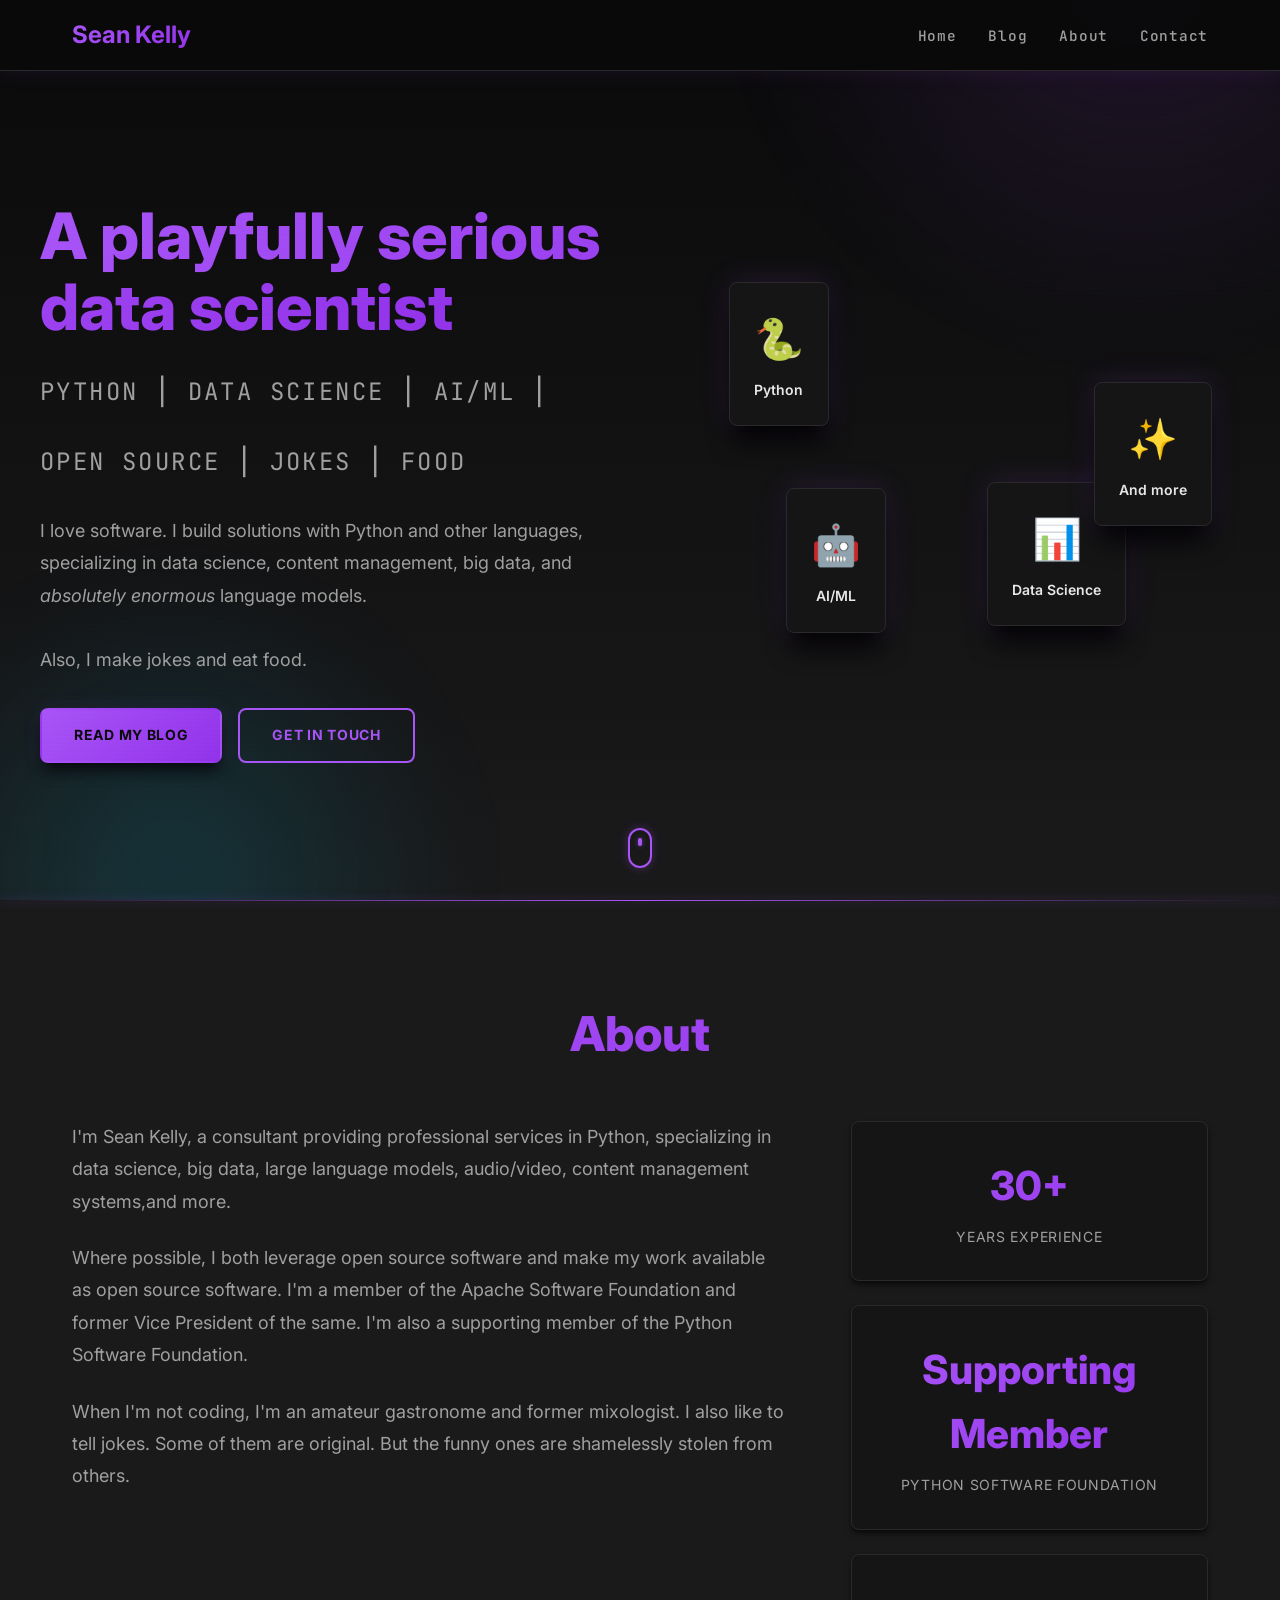
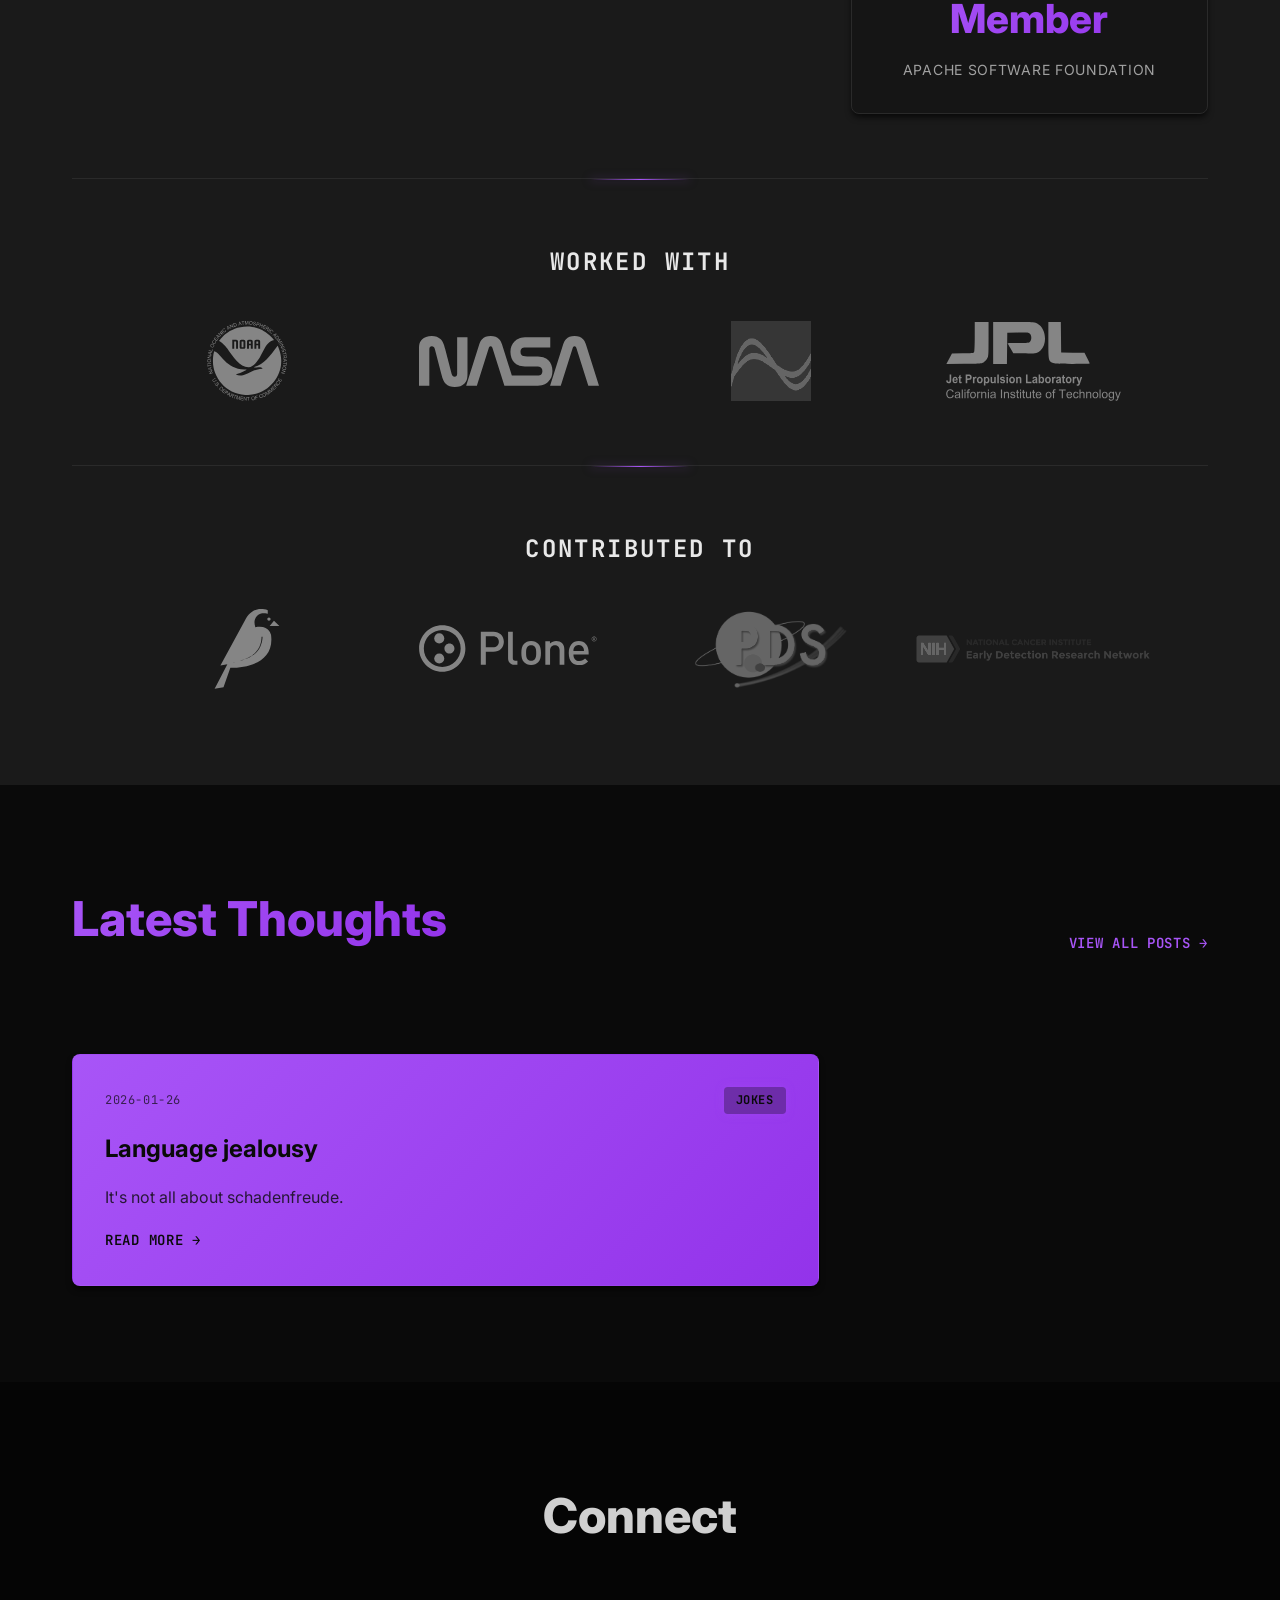
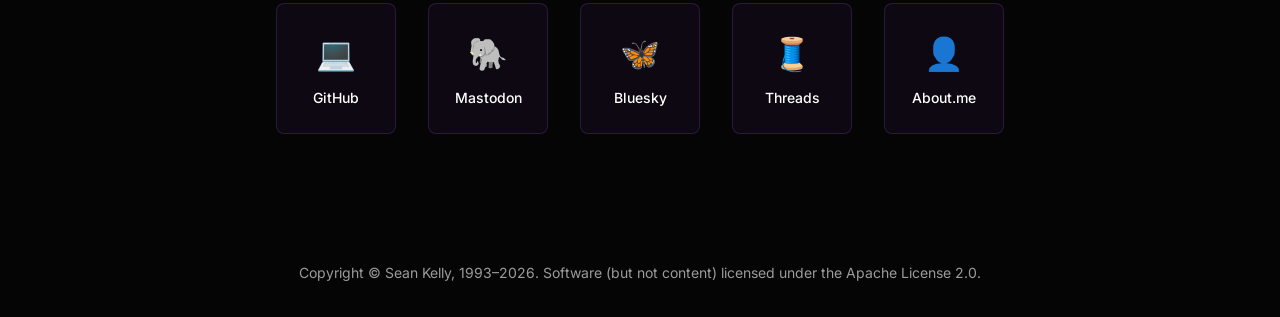
<file: index.html>
<!DOCTYPE html>
<html lang="en">
<head>
    <meta charset="UTF-8">
    <meta name="viewport" content="width=device-width, initial-scale=1.0">
    <title>Sean Kelly │ A playfully serious data scientist</title>
    <meta name="description" content="Sean Kelly — Python, data science, AI/ML, open source software, jokes, food">
    <link rel="stylesheet" href="styles.css">
    <link rel="preconnect" href="https://fonts.googleapis.com">
    <link rel="preconnect" href="https://fonts.gstatic.com" crossorigin>
    <link href="https://fonts.googleapis.com/css2?family=Inter:wght@300;400;500;600;700;800&family=JetBrains+Mono:wght@400;500&display=swap" rel="stylesheet">
</head>
<body>
    <nav class="navbar">
        <div class="nav-container">
            <a href="/" class="nav-logo">Sean Kelly</a>
            <div class="nav-links">
                <a href="/">Home</a>
                <a href="/blog.html">Blog</a>
                <a href="#about">About</a>
                <a href="#contact">Contact</a>
            </div>
        </div>
    </nav>

    <main>
        <!-- Hero Section -->
        <section class="hero">
            <div class="hero-content">
                <div class="hero-text">
                    <h1 class="hero-title">
                        <span class="gradient-text">A playfully serious data scientist</span>
                        <br>
                        <span class="hero-subtitle">Python │ Data Science │ AI/ML │ Open Source │ Jokes │ Food</span>
                    </h1>
                    <p class="hero-description">
                        I love software. I build solutions with Python and other languages,
                        specializing in data science, content management, big data,
                        and <em>absolutely enormous</em> language models.
                    </p>
                    <p class="hero-description">
                        Also, I make jokes and eat food.
                    </p>
                    <div class="hero-cta">
                        <a href="/blog.html" class="btn btn-primary">Read My Blog</a>
                        <a href="#contact" class="btn btn-secondary">Get In Touch</a>
                    </div>
                </div>
                <div class="hero-visual">
                    <div class="floating-card card-1">
                        <div class="card-icon">🐍</div>
                        <div class="card-text">Python</div>
                    </div>
                    <div class="floating-card card-2">
                        <div class="card-icon">📊</div>
                        <div class="card-text">Data Science</div>
                    </div>
                    <div class="floating-card card-3">
                        <div class="card-icon">🤖</div>
                        <div class="card-text">AI/ML</div>
                    </div>
                    <div class="floating-card card-4">
                        <div class="card-icon">✨</div>
                        <div class="card-text">And more</div>
                    </div>
                </div>
            </div>
            <div class="scroll-indicator">
                <div class="mouse"></div>
            </div>
        </section>

        <!-- About Section -->
        <section id="about" class="about">
            <div class="container">
                <h2 class="section-title">About</h2>
                <div class="about-content">
                    <div class="about-text">
                        <p>
                            I'm Sean Kelly, a consultant providing professional services 
                            in Python, specializing in data science, big data, large language models,
                            audio/video, content management systems,and more.
                        </p>
                        <p>
                            Where possible, I both leverage open source software and make my work 
                            available as open source software. I'm a member of the Apache Software 
                            Foundation and former Vice President of the same. I'm also a supporting
                            member of the Python Software Foundation.
                        </p>
                        <p>
                            When I'm not coding, I'm an amateur gastronome and former mixologist.
                            I also like to tell jokes. Some of them are original. But the funny ones
                            are shamelessly stolen from others.
                        </p>
                    </div>
                    <div class="about-stats">
                        <div class="stat-card">
                            <div class="stat-number">30+</div>
                            <div class="stat-label">Years Experience</div>
                        </div>
                        <div class="stat-card">
                            <div class="stat-number">Supporting Member</div>
                            <div class="stat-label">Python Software Foundation</div>
                        </div>
                        <div class="stat-card">
                            <div class="stat-number">Member</div>
                            <div class="stat-label">Apache Software Foundation</div>
                        </div>
                    </div>
                </div>
                
                <!-- Clients Section -->
                <div class="clients-section">
                    <h3 class="clients-title">Worked With</h3>
                    <div class="clients-grid">
                        <div class="client-logo">
                            <a href="https://www.noaa.gov/" target="_blank" rel="noopener noreferrer" class="client-logo-link">
                                <img src="images/logos/noaa.svg" alt="NOAA" onerror="this.style.display='none'; this.nextElementSibling.style.display='flex';">
                                <div class="client-logo-fallback" style="display: none;">NOAA</div>
                            </a>
                        </div>
                        <div class="client-logo">
                            <a href="https://www.nasa.gov/" target="_blank" rel="noopener noreferrer" class="client-logo-link">
                                <img src="images/logos/nasa.svg" alt="NASA" onerror="this.style.display='none'; this.nextElementSibling.style.display='flex';">
                                <div class="client-logo-fallback" style="display: none;">NASA</div>
                            </a>
                        </div>
                        <div class="client-logo">
                            <a href="https://www.whiterivercomputing.com/" target="_blank" rel="noopener noreferrer" class="client-logo-link">
                                <img src="images/logos/white-river.png" alt="White River" onerror="this.style.display='none'; this.nextElementSibling.style.display='flex';">
                                <div class="client-logo-fallback" style="display: none;">White River</div>
                            </a>
                        </div>
                        <div class="client-logo">
                            <a href="https://www.jpl.nasa.gov/" target="_blank" rel="noopener noreferrer" class="client-logo-link">
                                <img src="images/logos/jpl.svg" alt="JPL" onerror="this.style.display='none'; this.nextElementSibling.style.display='flex';">
                                <div class="client-logo-fallback" style="display: none;">JPL</div>
                            </a>
                        </div>
                    </div>
                </div>
                
                <!-- Contributions Section -->
                <div class="clients-section">
                    <h3 class="clients-title">Contributed To</h3>
                    <div class="clients-grid">
                        <div class="client-logo">
                            <a href="https://wagtail.org/" target="_blank" rel="noopener noreferrer" class="client-logo-link">
                                <img src="images/logos/wagtail.svg" alt="Wagtail" onerror="this.style.display='none'; this.nextElementSibling.style.display='flex';">
                                <div class="client-logo-fallback" style="display: none;">Wagtail</div>
                            </a>
                        </div>
                        <div class="client-logo">
                            <a href="https://plone.org/" target="_blank" rel="noopener noreferrer" class="client-logo-link">
                                <img src="images/logos/plone.svg" alt="Plone"
                                    onerror="this.style.display='none'; this.nextElementSibling.style.display='flex';">
                                <div class="client-logo-fallback" style="display: none;">Plone</div>
                            </a>
                        </div>
                        <div class="client-logo">
                            <a href="https://pds.nasa.gov/" target="_blank" rel="noopener noreferrer" class="client-logo-link">
                                <img src="images/logos/pds.png" alt="Planetary Data System"
                                    onerror="this.style.display='none'; this.nextElementSibling.style.display='flex';">
                                <div class="client-logo-fallback" style="display: none;">PDS</div>
                            </a>
                        </div>
                        <div class="client-logo">
                            <a href="https://edrn.cancer.gov" target="_blank" rel="noopener noreferrer" class="client-logo-link">
                                <img src="images/logos/edrn.png" alt="Early Detection Research Network" onerror="this.style.display='none'; this.nextElementSibling.style.display='flex';">
                                <div class="client-logo-fallback" style="display: none;">EDRN</div>
                            </a>
                        </div>

                    </div>
                </div>
            </div>
        </section>

        <!-- Latest Blog Posts Preview -->
        <section class="blog-preview">
            <div class="container">
                <div class="section-header">
                    <h2 class="section-title">Latest Thoughts</h2>
                    <a href="/blog.html" class="view-all">View All Posts →</a>
                </div>
                <div class="blog-grid" id="blog-preview">
                    <!-- Blog posts will be dynamically loaded or statically added -->
                    <div class="blog-card featured">
                        <div class="blog-card-header">
                            <span class="blog-date">2026-01-26</span>
                            <span class="blog-tag">jokes</span>
                        </div>
                        <h3 class="blog-title">Language jealousy</h3>
                        <p class="blog-excerpt">
                            It's not all about schadenfreude.
                        </p>
                        <a href="posts/schadenfreude.html" class="blog-link">Read More →</a>
                    </div>
                </div>
            </div>
        </section>

        <!-- Contact Section -->
        <section id="contact" class="contact">
            <div class="container">
                <h2 class="section-title">Connect</h2>
                <div class="social-links">
                    <!-- Elon no
                    <a href="https://twitter.com/nutjob4life" class="social-link" target="_blank">
                        <span class="social-icon">𝕏</span>
                        <span class="social-label">Twitter</span>
                    </a>
                    -->
                    <a href="https://github.com/nutjob4life" class="social-link" target="_blank" rel="noopener noreferrer">
                        <span class="social-icon">💻</span>
                        <span class="social-label">GitHub</span>
                    </a>
                    <a href="https://fosstodon.org/@nutjob4life" class="social-link" rel="me noopener noreferrer" target="_blank">
                        <span class="social-icon">🐘</span>
                        <span class="social-label">Mastodon</span>
                    </a>
                    <a href="https://bsky.app/profile/seankelly.biz" class="social-link" target="_blank" rel="noopener noreferrer">
                        <span class="social-icon">🦋</span>
                        <span class="social-label">Bluesky</span>
                    </a>
                    <a href="https://www.threads.net/@nutjob4life" class="social-link" target="_blank" rel="noopener noreferrer">
                        <span class="social-icon">🧵</span>
                        <span class="social-label">Threads</span>
                    </a>
                    <a href="https://about.me/sean.c.kelly" class="social-link" target="_blank" rel="noopener noreferrer">
                        <span class="social-icon">👤</span>
                        <span class="social-label">About.me</span>
                    </a>
                </div>
            </div>
        </section>
    </main>

    <footer class="footer">
        <div class="container">
            <p>Copyright © Sean Kelly, 1993–2026. Software (but not content) licensed under the Apache License 2.0.</p>
        </div>
    </footer>

    <script src="script.js"></script>
</body>
</html>
</file>
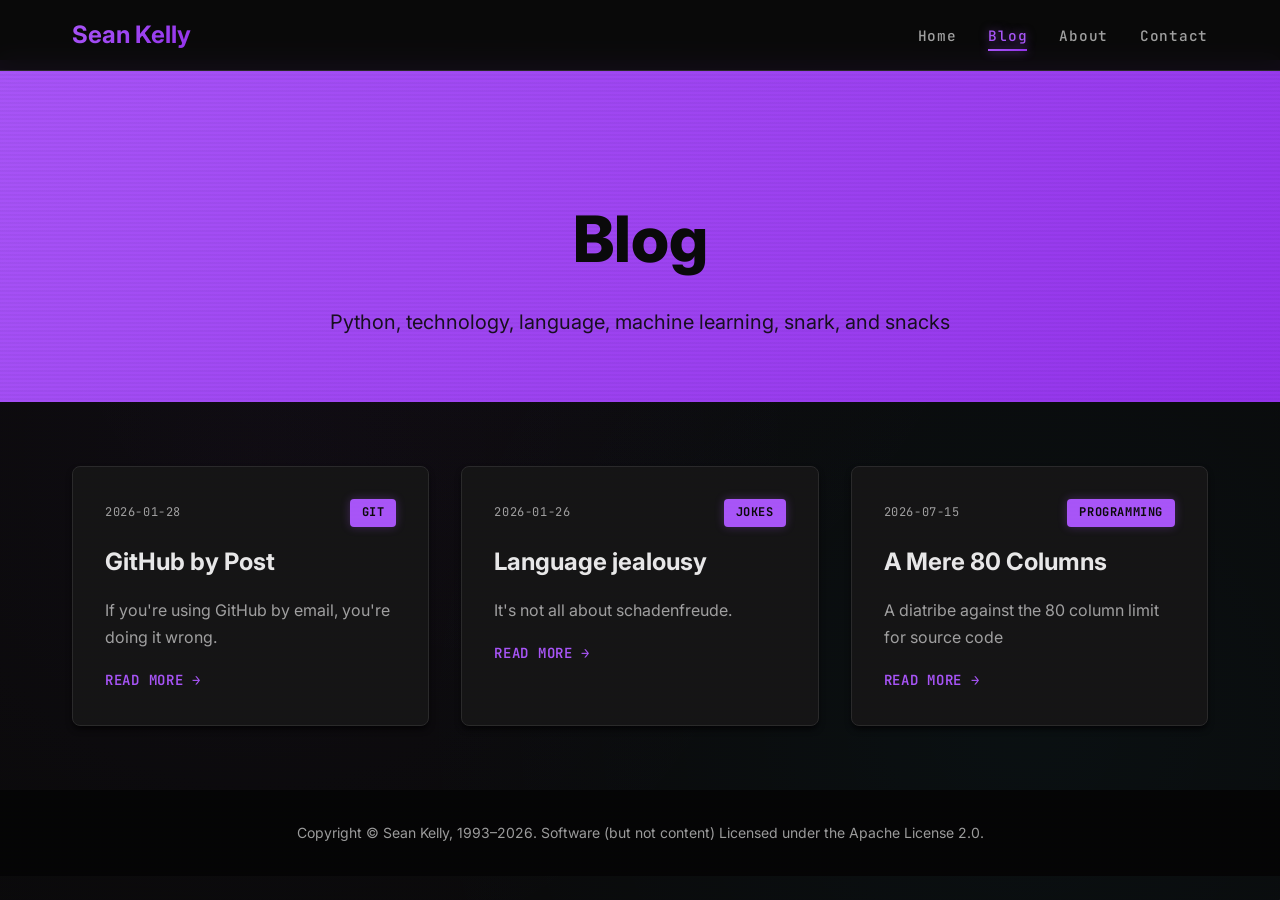
<file: blog.html>
<!DOCTYPE html>
<html lang="en">
<head>
    <meta charset="UTF-8">
    <meta name="viewport" content="width=device-width, initial-scale=1.0">
    <title>Blog | Sean Kelly</title>
    <meta name="description" content="Blog posts by Sean Kelly on Python, data science, AI/ML, open source, and technology.">
    <!-- Prefer revalidation; GitHub Pages still sends Cache-Control: max-age=600 over HTTP, which takes precedence. -->
    <meta http-equiv="Cache-Control" content="max-age=0, must-revalidate">
    <meta http-equiv="Pragma" content="no-cache">
    <meta http-equiv="Expires" content="0">
    <link rel="stylesheet" href="styles.css">
    <link rel="preconnect" href="https://fonts.googleapis.com">
    <link rel="preconnect" href="https://fonts.gstatic.com" crossorigin>
    <link href="https://fonts.googleapis.com/css2?family=Inter:wght@300;400;500;600;700;800&family=JetBrains+Mono:wght@400;500&display=swap" rel="stylesheet">
</head>
<body>
    <nav class="navbar">
        <div class="nav-container">
            <a href="/" class="nav-logo">Sean Kelly</a>
            <div class="nav-links">
                <a href="/">Home</a>
                <a href="/blog.html" class="active">Blog</a>
                <a href="/#about">About</a>
                <a href="/#contact">Contact</a>
            </div>
        </div>
    </nav>

    <main>
        <section class="blog-header">
            <div class="container">
                <h1 class="page-title">Blog</h1>
                <p class="page-subtitle">Python, technology, language, machine learning, snark, and snacks</p>
            </div>
        </section>

        <section class="blog-list">
            <div class="container">
                <div class="blog-grid" id="blog-list">
                    <!-- Blog posts will be added here -->

                    <!-- recipe formatting: there has to be a better way -->

                    <article class="blog-card">
                        <div class="blog-card-header">
                            <span class="blog-date">2026-01-28</span>
                            <span class="blog-tag">git</span>
                        </div>
                        <h2 class="blog-title">GitHub by Post</h2>
                        <p class="blog-excerpt">
                            If you're using GitHub by email, you're doing it wrong.
                        </p>
                        <a href="posts/github-by-post.html" class="blog-link">Read More →</a>
                    </article>

                    <article class="blog-card">
                        <div class="blog-card-header">
                            <span class="blog-date">2026-01-26</span>
                            <span class="blog-tag">jokes</span>
                        </div>
                        <h2 class="blog-title">Language jealousy</h2>
                        <p class="blog-excerpt">
                            It's not all about schadenfreude.
                        </p>
                        <a href="posts/schadenfreude.html" class="blog-link">Read More →</a>
                    </article>

                    <article class="blog-card">
                        <div class="blog-card-header">
                            <span class="blog-date">2026-07-15</span>
                            <span class="blog-tag">programming</span>
                        </div>
                        <h2 class="blog-title">A Mere 80 Columns</h2>
                        <p class="blog-excerpt">
                            A diatribe against the 80 column limit for source code
                        </p>
                        <a href="posts/80.html" class="blog-link">Read More →</a>
                    </article>
                    
                    <!-- Add more blog posts here as you write them -->

                    <!-- Example template:
                    <article class="blog-card">
                        <div class="blog-card-header">
                            <span class="blog-date">Date</span>
                            <span class="blog-tag">Category</span>
                        </div>
                        <h2 class="blog-title">Post Title</h2>
                        <p class="blog-excerpt">Post excerpt...</p>
                        <a href="posts/post-slug.html" class="blog-link">Read More →</a>
                    </article>
                    -->
                </div>
            </div>
        </section>
    </main>

    <footer class="footer">
        <div class="container">
            <p>Copyright © Sean Kelly, 1993–2026. Software (but not content) Licensed under the Apache License 2.0.</p>
        </div>
    </footer>

    <script src="script.js"></script>
</body>
</html>
</file>
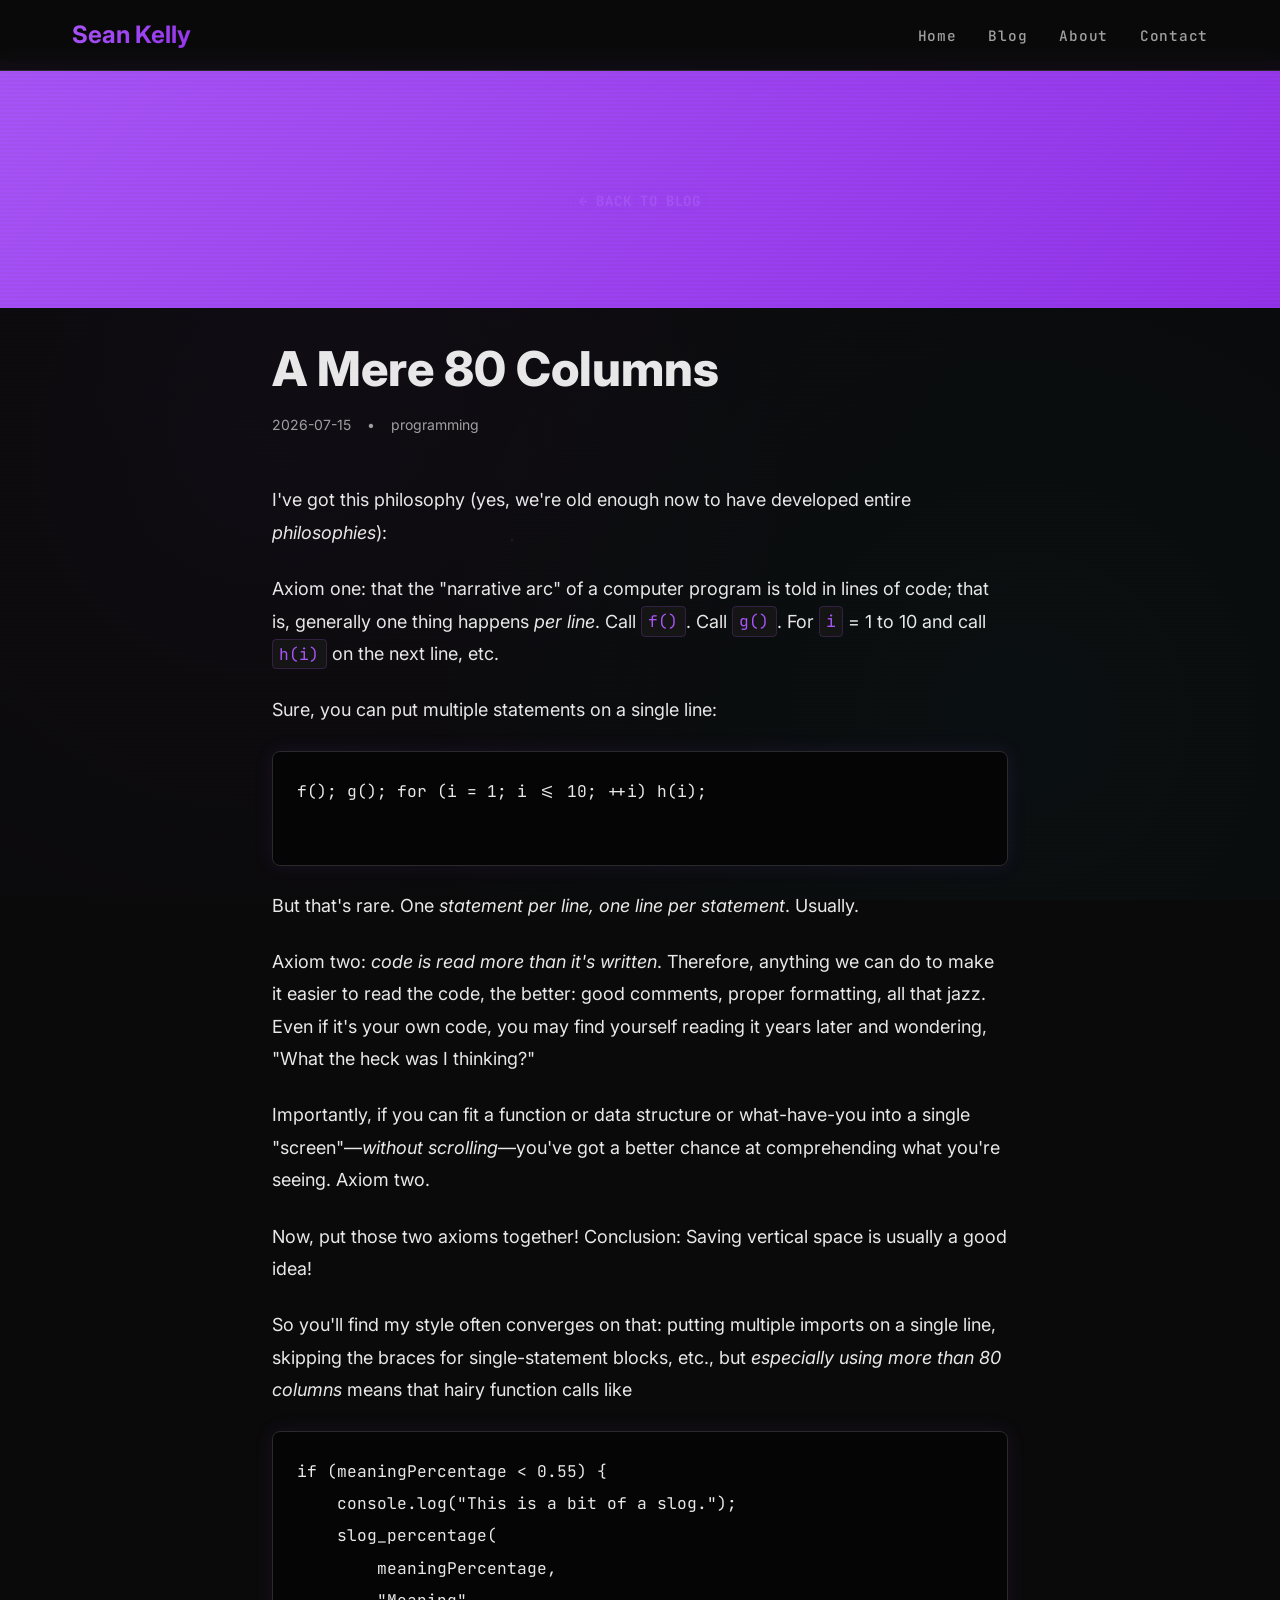
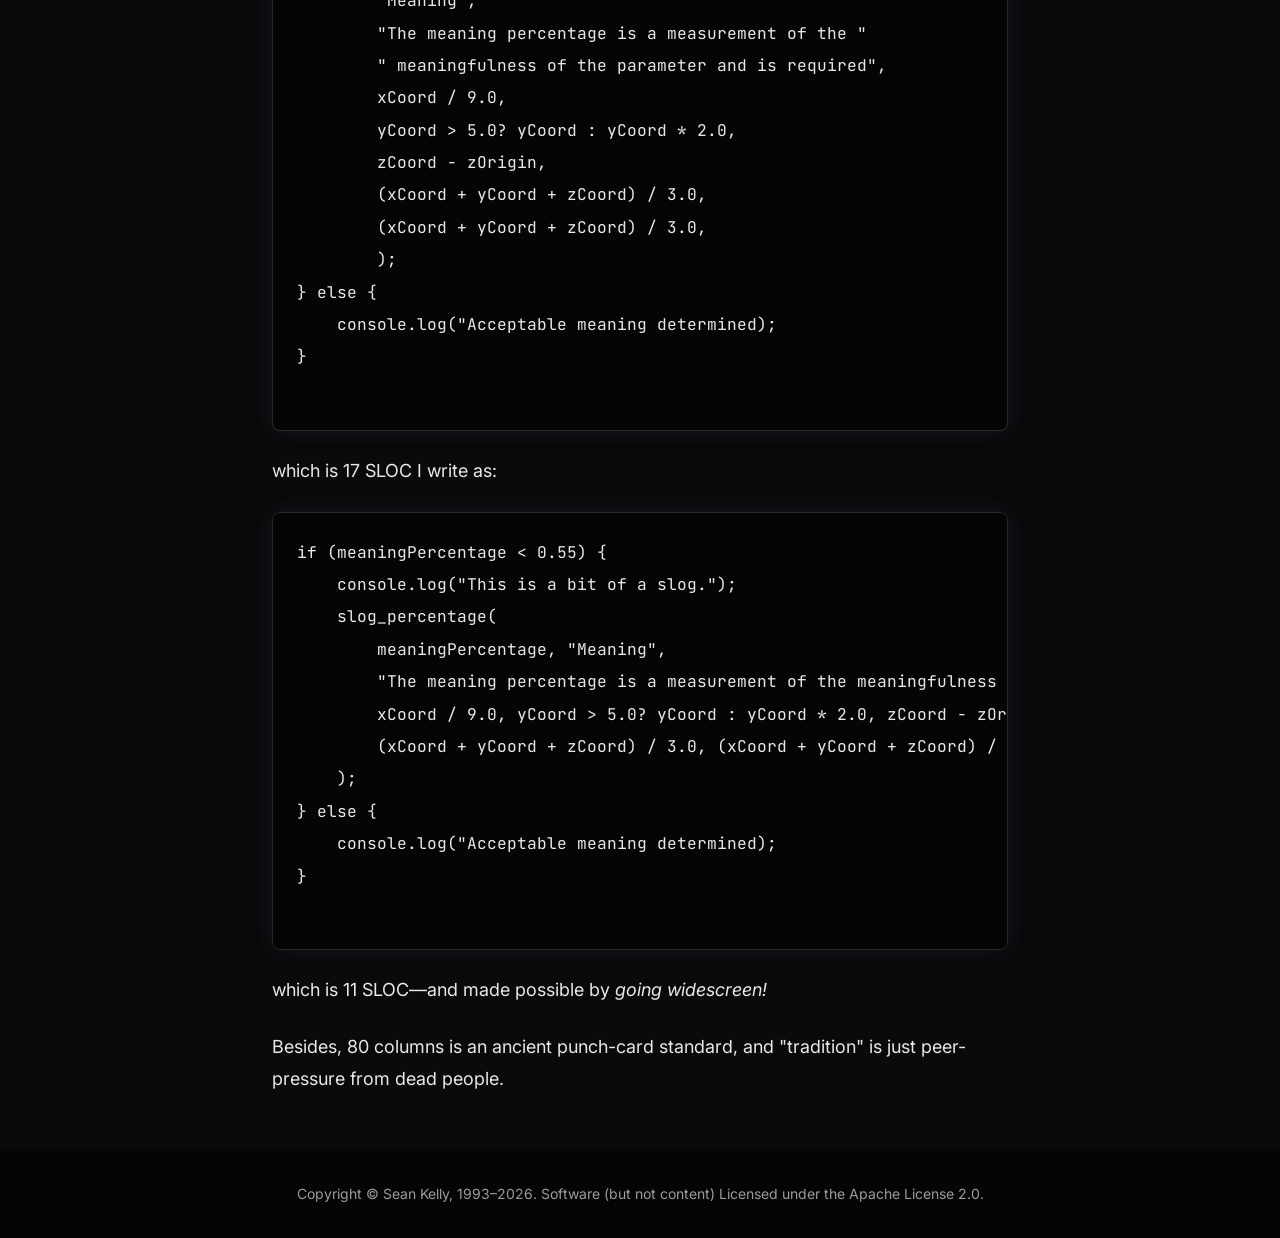
<file: posts/80.html>
<!DOCTYPE html>
<html lang="en">
<head>
    <meta charset="UTF-8">
    <meta name="viewport" content="width=device-width, initial-scale=1.0">
    <title>A Mere 80 Columns | Sean Kelly</title>
    <meta name="description" content="A diatribe against the 80 column limit for source code">
    <link rel="stylesheet" href="../styles.css">
    <link rel="preconnect" href="https://fonts.googleapis.com">
    <link rel="preconnect" href="https://fonts.gstatic.com" crossorigin>
    <link href="https://fonts.googleapis.com/css2?family=Inter:wght@300;400;500;600;700;800&family=JetBrains+Mono:wght@400;500&display=swap" rel="stylesheet">
    <style>
        .post-content {
            max-width: 800px;
            margin: 0 auto;
            padding: 2rem;
        }
        .post-header {
            margin-bottom: 3rem;
        }
        .post-title {
            font-size: clamp(2rem, 4vw, 3rem);
            font-weight: 800;
            margin-bottom: 1rem;
            line-height: 1.2;
        }
        .post-meta {
            display: flex;
            gap: 1rem;
            color: var(--text-secondary);
            font-size: 0.875rem;
            margin-bottom: 2rem;
        }
        .post-body {
            font-size: 1.125rem;
            line-height: 1.8;
            color: var(--text-primary);
        }
        .post-body h2 {
            font-size: 2rem;
            font-weight: 700;
            margin: 2rem 0 1rem;
            color: var(--text-primary);
        }
        .post-body h3 {
            font-size: 1.5rem;
            font-weight: 600;
            margin: 1.5rem 0 0.75rem;
        }
        .post-body p {
            margin-bottom: 1.5rem;
        }
        .post-body code {
            background: var(--bg-card);
            color: var(--primary-color);
            padding: 0.2rem 0.4rem;
            border-radius: 0.25rem;
            font-family: 'JetBrains Mono', monospace;
            font-size: 0.9em;
            border: 1px solid rgba(168, 85, 247, 0.2);
        }
        .post-body pre {
            background: var(--bg-dark);
            color: var(--text-primary);
            padding: 1.5rem;
            border-radius: 0.5rem;
            overflow-x: auto;
            margin: 1.5rem 0;
            border: 1px solid var(--border-color);
            box-shadow: 0 0 20px rgba(168, 85, 247, 0.1);
        }
        .post-body pre code {
            background: transparent;
            padding: 0;
            color: inherit;
            border: none;
        }
        .post-body a {
            color: var(--primary-color);
            text-decoration: none;
            border-bottom: 2px solid transparent;
            transition: all 0.3s ease;
        }
        .post-body a:hover {
            border-bottom-color: var(--primary-color);
            text-shadow: 0 0 10px rgba(168, 85, 247, 0.5);
        }
        .back-link {
            color: var(--primary-color);
            text-shadow: 0 0 10px rgba(168, 85, 247, 0.3);
        }
        .post-body ul, .post-body ol {
            margin: 1.5rem 0;
            padding-left: 2rem;
        }
        .post-body li {
            margin-bottom: 0.5rem;
        }
        .back-link {
            display: inline-block;
            margin-bottom: 2rem;
            color: var(--primary-color);
            text-decoration: none;
            font-weight: 600;
            transition: all 0.3s ease;
            font-family: 'JetBrains Mono', monospace;
            text-transform: uppercase;
            letter-spacing: 0.05em;
            font-size: 0.875rem;
        }
        .back-link:hover {
            transform: translateX(-5px);
            text-shadow: 0 0 10px rgba(168, 85, 247, 0.5);
        }
    </style>
</head>
<body>
    <nav class="navbar">
        <div class="nav-container">
            <a href="/" class="nav-logo">Sean Kelly</a>
            <div class="nav-links">
                <a href="/">Home</a>
                <a href="/blog.html">Blog</a>
                <a href="/#about">About</a>
                <a href="/#contact">Contact</a>
            </div>
        </div>
    </nav>

    <main>
        <section class="blog-header">
            <div class="container">
                <a href="/blog.html" class="back-link">← Back to Blog</a>
            </div>
        </section>

        <article class="post-content">
            <div class="post-header">
                <h1 class="post-title">A Mere 80 Columns</h1>
                <div class="post-meta">
                    <span>2026-07-15</span>
                    <span>•</span>
                    <span>programming</span>
                </div>
            </div>
            <div class="post-body">

                <p dir="auto">I've got this philosophy (yes, we're old enough now to have developed entire <em>philosophies</em>):</p>
                <p dir="auto">Axiom one: that the "narrative arc" of a computer program is told in lines of code; that is, generally one
                    thing happens <em>per line</em>. Call <code>f()</code>. Call <code>g()</code>. For <code>i</code> = 1 to 10 and call
                    <code>h(i)</code> on the next line, etc.</p>
                <p dir="auto">Sure, you can put multiple statements on a single line:</p>
                <pre><code>f(); g(); for (i = 1; i &lt;= 10; ++i) h(i);
                </code></pre>
                <p dir="auto">But that's rare. One <em>statement per line, one line per statement</em>. Usually.</p>
                <p dir="auto">Axiom two: <em>code is read more than it's written</em>. Therefore, anything we can do to make it easier
                    to read the code, the better: good comments, proper formatting, all that jazz. Even if it's your own code, you may
                    find yourself reading it years later and wondering, "What the heck was I thinking?"</p>
                <p dir="auto">Importantly, if you can fit a function or data structure or what-have-you into a single
                    "screen"—<em>without scrolling</em>—you've got a better chance at comprehending what you're seeing. Axiom two.</p>
                <p dir="auto">Now, put those two axioms together! Conclusion: Saving vertical space is usually a good idea!</p>
                <p dir="auto">So you'll find my style often converges on that: putting multiple imports on a single line, skipping the
                    braces for single-statement blocks, etc., but <em>especially using more than 80 columns</em> means that hairy
                    function calls like</p>
                <pre><code>if (meaningPercentage &lt; 0.55) {
    console.log("This is a bit of a slog.");
    slog_percentage(
        meaningPercentage,
        "Meaning",
        "The meaning percentage is a measurement of the "
        " meaningfulness of the parameter and is required",
        xCoord / 9.0,
        yCoord &gt; 5.0? yCoord : yCoord * 2.0,
        zCoord - zOrigin,
        (xCoord + yCoord + zCoord) / 3.0,
        (xCoord + yCoord + zCoord) / 3.0,
        );
} else {
    console.log("Acceptable meaning determined);
}
                </code></pre>
                <p dir="auto">which is 17 SLOC I write as:</p>
                <pre><code>if (meaningPercentage &lt; 0.55) {
    console.log("This is a bit of a slog.");
    slog_percentage(
        meaningPercentage, "Meaning",
        "The meaning percentage is a measurement of the meaningfulness of the parameter and is required",
        xCoord / 9.0, yCoord &gt; 5.0? yCoord : yCoord * 2.0, zCoord - zOrigin,
        (xCoord + yCoord + zCoord) / 3.0, (xCoord + yCoord + zCoord) / 3.0,
    );
} else {
    console.log("Acceptable meaning determined);
}
                </code></pre>
                <p dir="auto">which is 11 SLOC—and made possible by <em>going widescreen!</em></p>
                <p dir="auto">Besides, 80 columns is an ancient punch-card standard, and "tradition" is just peer-pressure from dead
                    people.</p>

            </div>
        </article>
    </main>

    <footer class="footer">
        <div class="container">
            <p>Copyright © Sean Kelly, 1993–2026. Software (but not content) Licensed under the Apache License 2.0.</p>
        </div>
    </footer>

    <script src="../script.js"></script>
</body>
</html>
</file>
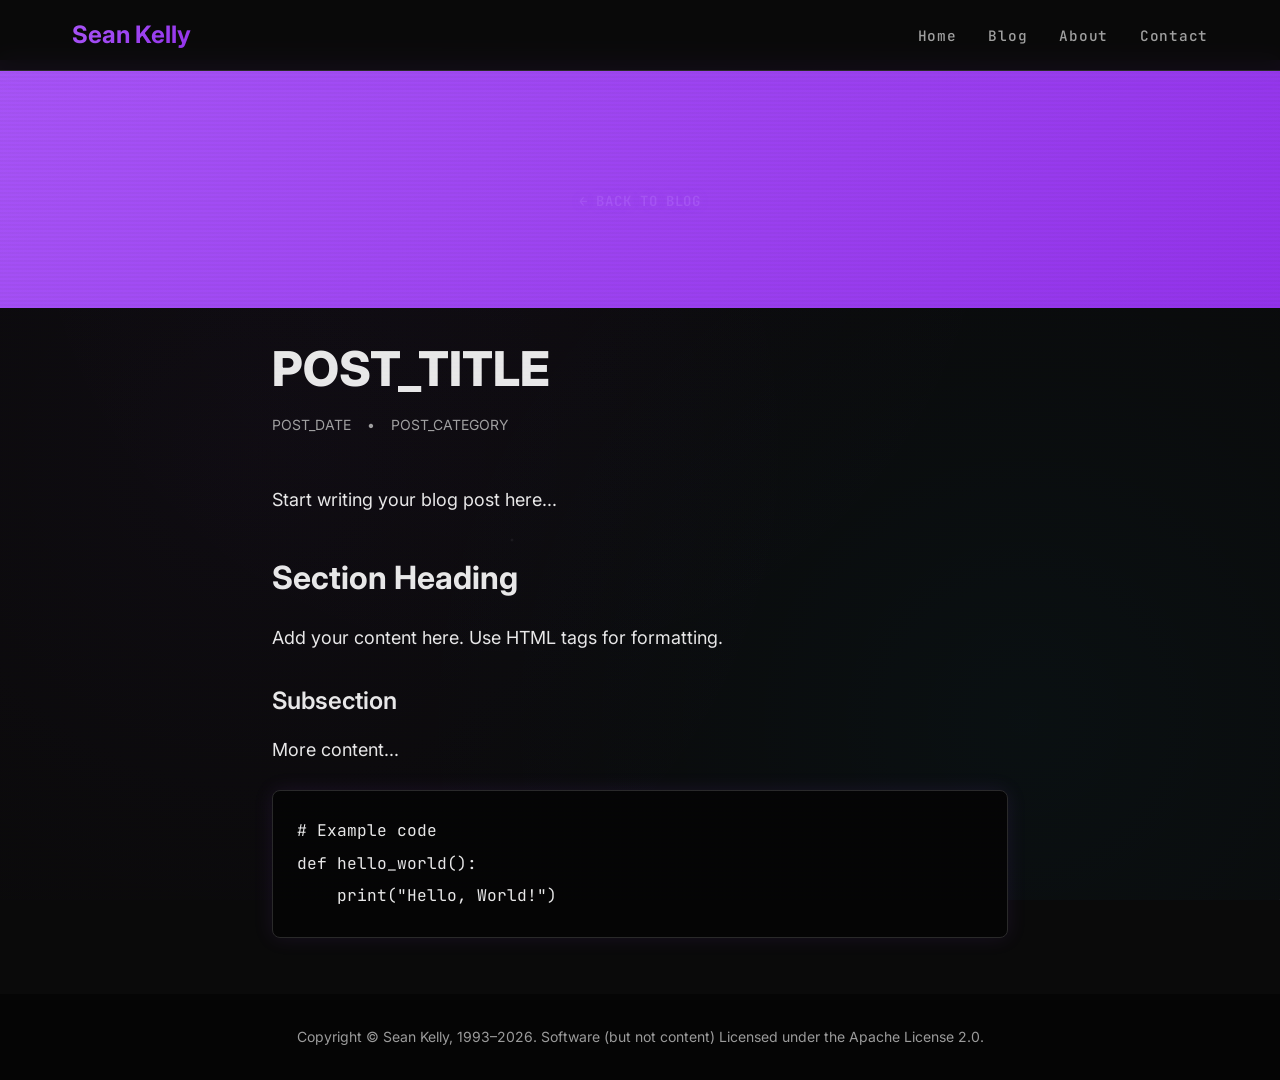
<file: posts/bofh.html>
<!DOCTYPE html>
<html lang="en">
<head>
    <meta charset="UTF-8">
    <meta name="viewport" content="width=device-width, initial-scale=1.0">
    <title>POST_TITLE | Sean Kelly</title>
    <meta name="description" content="POST_DESCRIPTION">
    <link rel="stylesheet" href="../styles.css">
    <link rel="preconnect" href="https://fonts.googleapis.com">
    <link rel="preconnect" href="https://fonts.gstatic.com" crossorigin>
    <link href="https://fonts.googleapis.com/css2?family=Inter:wght@300;400;500;600;700;800&family=JetBrains+Mono:wght@400;500&display=swap" rel="stylesheet">
    <style>
        .post-content {
            max-width: 800px;
            margin: 0 auto;
            padding: 2rem;
        }
        .post-header {
            margin-bottom: 3rem;
        }
        .post-title {
            font-size: clamp(2rem, 4vw, 3rem);
            font-weight: 800;
            margin-bottom: 1rem;
            line-height: 1.2;
        }
        .post-meta {
            display: flex;
            gap: 1rem;
            color: var(--text-secondary);
            font-size: 0.875rem;
            margin-bottom: 2rem;
        }
        .post-body {
            font-size: 1.125rem;
            line-height: 1.8;
            color: var(--text-primary);
        }
        .post-body h2 {
            font-size: 2rem;
            font-weight: 700;
            margin: 2rem 0 1rem;
            color: var(--text-primary);
        }
        .post-body h3 {
            font-size: 1.5rem;
            font-weight: 600;
            margin: 1.5rem 0 0.75rem;
        }
        .post-body p {
            margin-bottom: 1.5rem;
        }
        .post-body code {
            background: var(--bg-card);
            color: var(--primary-color);
            padding: 0.2rem 0.4rem;
            border-radius: 0.25rem;
            font-family: 'JetBrains Mono', monospace;
            font-size: 0.9em;
            border: 1px solid rgba(168, 85, 247, 0.2);
        }
        .post-body pre {
            background: var(--bg-dark);
            color: var(--text-primary);
            padding: 1.5rem;
            border-radius: 0.5rem;
            overflow-x: auto;
            margin: 1.5rem 0;
            border: 1px solid var(--border-color);
            box-shadow: 0 0 20px rgba(168, 85, 247, 0.1);
        }
        .post-body pre code {
            background: transparent;
            padding: 0;
            color: inherit;
            border: none;
        }
        .post-body a {
            color: var(--primary-color);
            text-decoration: none;
            border-bottom: 2px solid transparent;
            transition: all 0.3s ease;
        }
        .post-body a:hover {
            border-bottom-color: var(--primary-color);
            text-shadow: 0 0 10px rgba(168, 85, 247, 0.5);
        }
        .back-link {
            color: var(--primary-color);
            text-shadow: 0 0 10px rgba(168, 85, 247, 0.3);
        }
        .post-body ul, .post-body ol {
            margin: 1.5rem 0;
            padding-left: 2rem;
        }
        .post-body li {
            margin-bottom: 0.5rem;
        }
        .back-link {
            display: inline-block;
            margin-bottom: 2rem;
            color: var(--primary-color);
            text-decoration: none;
            font-weight: 600;
            transition: all 0.3s ease;
            font-family: 'JetBrains Mono', monospace;
            text-transform: uppercase;
            letter-spacing: 0.05em;
            font-size: 0.875rem;
        }
        .back-link:hover {
            transform: translateX(-5px);
            text-shadow: 0 0 10px rgba(168, 85, 247, 0.5);
        }
    </style>
</head>
<body>
    <nav class="navbar">
        <div class="nav-container">
            <a href="/" class="nav-logo">Sean Kelly</a>
            <div class="nav-links">
                <a href="/">Home</a>
                <a href="/blog.html">Blog</a>
                <a href="/#about">About</a>
                <a href="/#contact">Contact</a>
            </div>
        </div>
    </nav>

    <main>
        <section class="blog-header">
            <div class="container">
                <a href="/blog.html" class="back-link">← Back to Blog</a>
            </div>
        </section>

        <article class="post-content">
            <div class="post-header">
                <h1 class="post-title">POST_TITLE</h1>
                <div class="post-meta">
                    <span>POST_DATE</span>
                    <span>•</span>
                    <span>POST_CATEGORY</span>
                </div>
            </div>
            <div class="post-body">
                <!-- Your post content goes here -->
                <p>Start writing your blog post here...</p>
                
                <h2>Section Heading</h2>
                <p>Add your content here. Use HTML tags for formatting.</p>
                
                <h3>Subsection</h3>
                <p>More content...</p>
                
                <!-- Example code block -->
                <pre><code># Example code
def hello_world():
    print("Hello, World!")
</code></pre>
            </div>
        </article>
    </main>

    <footer class="footer">
        <div class="container">
            <p>Copyright © Sean Kelly, 1993–2026. Software (but not content) Licensed under the Apache License 2.0.</p>
        </div>
    </footer>

    <script src="../script.js"></script>
</body>
</html>
</file>
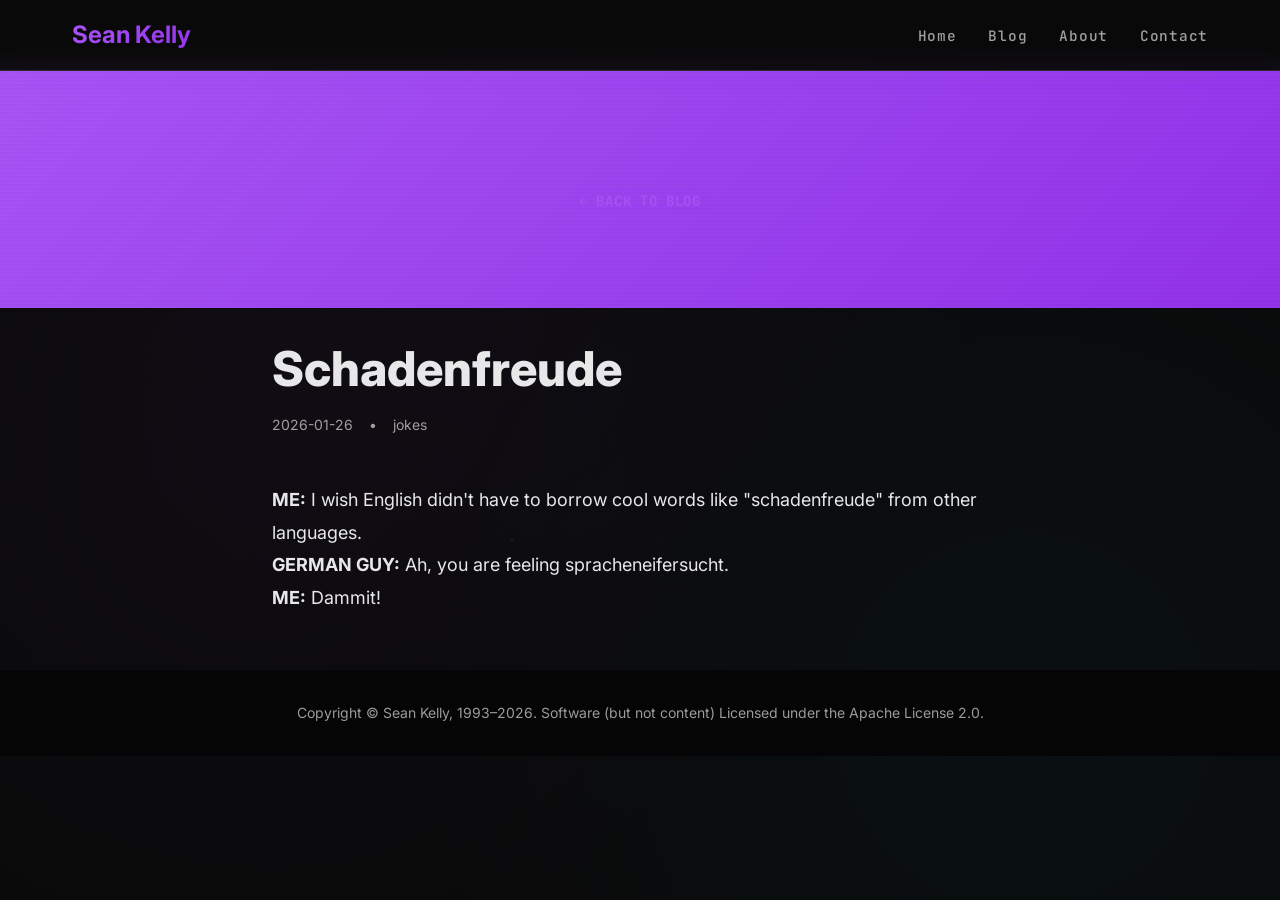
<file: posts/schadenfreude.html>
<!DOCTYPE html>
<html lang="en">
<head>
    <meta charset="UTF-8">
    <meta name="viewport" content="width=device-width, initial-scale=1.0">
    <title>Schadenfreude | Sean Kelly</title>
    <meta name="description" content="Jealousy that English has to borrow cool words from other languages.">
    <link rel="stylesheet" href="../styles.css">
    <link rel="preconnect" href="https://fonts.googleapis.com">
    <link rel="preconnect" href="https://fonts.gstatic.com" crossorigin>
    <link href="https://fonts.googleapis.com/css2?family=Inter:wght@300;400;500;600;700;800&family=JetBrains+Mono:wght@400;500&display=swap" rel="stylesheet">
    <style>
        .post-content {
            max-width: 800px;
            margin: 0 auto;
            padding: 2rem;
        }
        .post-header {
            margin-bottom: 3rem;
        }
        .post-title {
            font-size: clamp(2rem, 4vw, 3rem);
            font-weight: 800;
            margin-bottom: 1rem;
            line-height: 1.2;
        }
        .post-meta {
            display: flex;
            gap: 1rem;
            color: var(--text-secondary);
            font-size: 0.875rem;
            margin-bottom: 2rem;
        }
        .post-body {
            font-size: 1.125rem;
            line-height: 1.8;
            color: var(--text-primary);
        }
        .post-body h2 {
            font-size: 2rem;
            font-weight: 700;
            margin: 2rem 0 1rem;
            color: var(--text-primary);
        }
        .post-body h3 {
            font-size: 1.5rem;
            font-weight: 600;
            margin: 1.5rem 0 0.75rem;
        }
        .post-body p {
            margin-bottom: 1.5rem;
        }
        .post-body code {
            background: var(--bg-card);
            color: var(--primary-color);
            padding: 0.2rem 0.4rem;
            border-radius: 0.25rem;
            font-family: 'JetBrains Mono', monospace;
            font-size: 0.9em;
            border: 1px solid rgba(168, 85, 247, 0.2);
        }
        .post-body pre {
            background: var(--bg-dark);
            color: var(--text-primary);
            padding: 1.5rem;
            border-radius: 0.5rem;
            overflow-x: auto;
            margin: 1.5rem 0;
            border: 1px solid var(--border-color);
            box-shadow: 0 0 20px rgba(168, 85, 247, 0.1);
        }
        .post-body pre code {
            background: transparent;
            padding: 0;
            color: inherit;
            border: none;
        }
        .post-body a {
            color: var(--primary-color);
            text-decoration: none;
            border-bottom: 2px solid transparent;
            transition: all 0.3s ease;
        }
        .post-body a:hover {
            border-bottom-color: var(--primary-color);
            text-shadow: 0 0 10px rgba(168, 85, 247, 0.5);
        }
        .back-link {
            color: var(--primary-color);
            text-shadow: 0 0 10px rgba(168, 85, 247, 0.3);
        }
        .post-body ul, .post-body ol {
            margin: 1.5rem 0;
            padding-left: 2rem;
        }
        .post-body li {
            margin-bottom: 0.5rem;
        }
        .back-link {
            display: inline-block;
            margin-bottom: 2rem;
            color: var(--primary-color);
            text-decoration: none;
            font-weight: 600;
            transition: all 0.3s ease;
            font-family: 'JetBrains Mono', monospace;
            text-transform: uppercase;
            letter-spacing: 0.05em;
            font-size: 0.875rem;
        }
        .back-link:hover {
            transform: translateX(-5px);
            text-shadow: 0 0 10px rgba(168, 85, 247, 0.5);
        }
    </style>
</head>
<body>
    <nav class="navbar">
        <div class="nav-container">
            <a href="/" class="nav-logo">Sean Kelly</a>
            <div class="nav-links">
                <a href="/">Home</a>
                <a href="/blog.html">Blog</a>
                <a href="/#about">About</a>
                <a href="/#contact">Contact</a>
            </div>
        </div>
    </nav>

    <main>
        <section class="blog-header">
            <div class="container">
                <a href="/blog.html" class="back-link">← Back to Blog</a>
            </div>
        </section>

        <article class="post-content">
            <div class="post-header">
                <h1 class="post-title">Schadenfreude</h1>
                <div class="post-meta">
                    <span>2026-01-26</span>
                    <span>•</span>
                    <span>jokes</span>
                </div>
            </div>
            <div class="post-body">
                <p>
                    <strong>ME:</strong> I wish English didn't have to borrow cool words like "schadenfreude" from other languages.<br>
                    <strong>GERMAN GUY:</strong> Ah, you are feeling spracheneifersucht.<br>
                    <strong>ME:</strong> Dammit!
                </p>
            </div>
        </article>
    </main>

    <footer class="footer">
        <div class="container">
            <p>Copyright © Sean Kelly, 1993–2026. Software (but not content) Licensed under the Apache License 2.0.</p>
        </div>
    </footer>

    <script src="../script.js"></script>
</body>
</html>
</file>
<file: styles.css>
/* Reset and Base Styles */
* {
    margin: 0;
    padding: 0;
    box-sizing: border-box;
}

:root {
    /* Expanse-inspired dark theme with purple accents */
    --primary-color: #a855f7; /* Vibrant purple */
    --primary-dark: #9333ea;
    --secondary-color: #00d4ff; /* Cyan - like ship systems */
    --accent-color: #c084fc; /* Lighter purple */
    --text-primary: #e8e8e8;
    --text-secondary: #a0a0a0;
    --bg-primary: #0a0a0a; /* Deep space black */
    --bg-secondary: #1a1a1a; /* Slightly lighter for sections */
    --bg-dark: #050505; /* Darkest for contrast */
    --bg-card: #151515; /* Card backgrounds */
    --border-color: #2a2a2a;
    --border-glow: rgba(168, 85, 247, 0.3);
    --gradient-1: linear-gradient(135deg, #a855f7 0%, #9333ea 100%); /* Purple gradient */
    --gradient-2: linear-gradient(135deg, #00d4ff 0%, #0099cc 100%); /* Cyan gradient */
    --gradient-3: linear-gradient(135deg, #a855f7 0%, #00d4ff 100%); /* Purple to cyan */
    --gradient-4: linear-gradient(135deg, #1a1a1a 0%, #0a0a0a 100%);
    --shadow-sm: 0 1px 2px 0 rgba(0, 0, 0, 0.5);
    --shadow-md: 0 4px 6px -1px rgba(0, 0, 0, 0.7);
    --shadow-lg: 0 10px 15px -3px rgba(0, 0, 0, 0.8), 0 0 20px rgba(168, 85, 247, 0.1);
    --shadow-xl: 0 20px 25px -5px rgba(0, 0, 0, 0.9), 0 0 30px rgba(168, 85, 247, 0.15);
}

html {
    scroll-behavior: smooth;
}

body {
    font-family: 'Inter', -apple-system, BlinkMacSystemFont, 'Segoe UI', sans-serif;
    color: var(--text-primary);
    background-color: var(--bg-primary);
    background-image: 
        radial-gradient(circle at 20% 50%, rgba(168, 85, 247, 0.03) 0%, transparent 50%),
        radial-gradient(circle at 80% 80%, rgba(0, 212, 255, 0.03) 0%, transparent 50%),
        radial-gradient(circle at 40% 20%, rgba(168, 85, 247, 0.02) 0%, transparent 50%);
    background-attachment: fixed;
    line-height: 1.6;
    overflow-x: hidden;
    position: relative;
}

body::before {
    content: '';
    position: fixed;
    top: 0;
    left: 0;
    width: 100%;
    height: 100%;
    background-image: 
        radial-gradient(2px 2px at 20% 30%, rgba(255, 255, 255, 0.15), transparent),
        radial-gradient(2px 2px at 60% 70%, rgba(168, 85, 247, 0.1), transparent),
        radial-gradient(1px 1px at 50% 50%, rgba(255, 255, 255, 0.2), transparent),
        radial-gradient(1px 1px at 80% 10%, rgba(0, 212, 255, 0.1), transparent),
        radial-gradient(2px 2px at 90% 60%, rgba(255, 255, 255, 0.1), transparent),
        radial-gradient(1px 1px at 33% 80%, rgba(168, 85, 247, 0.15), transparent),
        radial-gradient(1px 1px at 15% 90%, rgba(0, 212, 255, 0.1), transparent);
    background-size: 200% 200%;
    background-position: 0% 0%;
    pointer-events: none;
    z-index: 0;
    animation: starfield 60s linear infinite;
    opacity: 0.6;
}

@keyframes starfield {
    0% {
        background-position: 0% 0%;
    }
    100% {
        background-position: 100% 100%;
    }
}

.container {
    max-width: 1200px;
    margin: 0 auto;
    padding: 0 2rem;
}

/* Navigation */
.navbar {
    position: fixed;
    top: 0;
    left: 0;
    right: 0;
    background: rgba(10, 10, 10, 0.95);
    backdrop-filter: blur(10px);
    border-bottom: 1px solid var(--border-color);
    box-shadow: 0 0 20px rgba(168, 85, 247, 0.1);
    z-index: 1000;
    transition: all 0.3s ease;
}

.navbar.scrolled {
    box-shadow: var(--shadow-md), 0 0 30px rgba(168, 85, 247, 0.15);
    border-bottom-color: rgba(168, 85, 247, 0.3);
}

.nav-container {
    max-width: 1200px;
    margin: 0 auto;
    padding: 1rem 2rem;
    display: flex;
    justify-content: space-between;
    align-items: center;
}

.nav-logo {
    font-size: 1.5rem;
    font-weight: 700;
    background: var(--gradient-1);
    -webkit-background-clip: text;
    -webkit-text-fill-color: transparent;
    background-clip: text;
    text-decoration: none;
    transition: transform 0.3s ease;
}

.nav-logo:hover {
    transform: scale(1.05);
}

.nav-links {
    display: flex;
    gap: 2rem;
    align-items: center;
}

.nav-links a {
    color: var(--text-secondary);
    text-decoration: none;
    font-weight: 500;
    transition: all 0.3s ease;
    position: relative;
    font-family: 'JetBrains Mono', monospace;
    font-size: 0.9rem;
    letter-spacing: 0.05em;
}

.nav-links a:hover,
.nav-links a.active {
    color: var(--primary-color);
    text-shadow: 0 0 10px rgba(168, 85, 247, 0.5);
}

.nav-links a::after {
    content: '';
    position: absolute;
    bottom: -4px;
    left: 0;
    width: 0;
    height: 2px;
    background: var(--gradient-1);
    box-shadow: 0 0 10px rgba(168, 85, 247, 0.8);
    transition: width 0.3s ease;
}

.nav-links a:hover::after,
.nav-links a.active::after {
    width: 100%;
}

/* Hero Section */
.hero {
    min-height: 100vh;
    display: flex;
    align-items: center;
    justify-content: center;
    position: relative;
    padding: 8rem 2rem 4rem;
    background: linear-gradient(180deg, #0a0a0a 0%, #1a1a1a 100%);
    overflow: hidden;
    z-index: 1;
}

.hero::before {
    content: '';
    position: absolute;
    top: -50%;
    right: -20%;
    width: 800px;
    height: 800px;
    background: radial-gradient(circle, rgba(168, 85, 247, 0.15) 0%, transparent 70%);
    border-radius: 50%;
    animation: float 20s ease-in-out infinite;
    filter: blur(40px);
}

.hero::after {
    content: '';
    position: absolute;
    bottom: -30%;
    left: -10%;
    width: 600px;
    height: 600px;
    background: radial-gradient(circle, rgba(0, 212, 255, 0.15) 0%, transparent 70%);
    border-radius: 50%;
    animation: float 15s ease-in-out infinite reverse;
    filter: blur(40px);
}

@keyframes float {
    0%, 100% {
        transform: translate(0, 0) rotate(0deg);
    }
    50% {
        transform: translate(30px, -30px) rotate(180deg);
    }
}

.hero-content {
    max-width: 1200px;
    width: 100%;
    display: grid;
    grid-template-columns: 1fr 1fr;
    gap: 4rem;
    align-items: center;
    position: relative;
    z-index: 1;
}

.hero-text {
    animation: fadeInUp 0.8s ease-out;
}

.hero-title {
    font-size: clamp(2.5rem, 5vw, 4rem);
    font-weight: 800;
    line-height: 1.1;
    margin-bottom: 1.5rem;
}

.gradient-text {
    background: var(--gradient-1);
    -webkit-background-clip: text;
    -webkit-text-fill-color: transparent;
    background-clip: text;
}

.hero-subtitle {
    font-size: clamp(1.25rem, 2vw, 1.5rem);
    font-weight: 400;
    color: var(--text-secondary);
    font-family: 'JetBrains Mono', monospace;
    letter-spacing: 0.1em;
    text-transform: uppercase;
}

.hero-description {
    font-size: 1.125rem;
    color: var(--text-secondary);
    margin: 2rem 0;
    line-height: 1.8;
}

.hero-cta {
    display: flex;
    gap: 1rem;
    margin-top: 2rem;
    flex-wrap: wrap;
}

.btn {
    padding: 0.875rem 2rem;
    border-radius: 0.5rem;
    font-weight: 600;
    text-decoration: none;
    transition: all 0.3s ease;
    display: inline-block;
    border: 2px solid transparent;
}

.btn-primary {
    background: var(--gradient-1);
    color: #0a0a0a;
    box-shadow: var(--shadow-lg);
    font-weight: 700;
    text-transform: uppercase;
    letter-spacing: 0.05em;
    font-size: 0.875rem;
}

.btn-primary:hover {
    transform: translateY(-2px);
    box-shadow: var(--shadow-xl), 0 0 30px rgba(168, 85, 247, 0.4);
    color: #0a0a0a;
}

.btn-secondary {
    background: transparent;
    color: var(--primary-color);
    border-color: var(--primary-color);
    font-weight: 700;
    text-transform: uppercase;
    letter-spacing: 0.05em;
    font-size: 0.875rem;
}

.btn-secondary:hover {
    background: var(--primary-color);
    color: #0a0a0a;
    transform: translateY(-2px);
    box-shadow: 0 0 20px rgba(168, 85, 247, 0.4);
}

/* Hero Visual */
.hero-visual {
    position: relative;
    height: 500px;
    animation: fadeInRight 0.8s ease-out 0.2s both;
}

.floating-card {
    position: absolute;
    background: var(--bg-card);
    border: 1px solid var(--border-color);
    border-radius: 0.5rem;
    padding: 1.5rem;
    box-shadow: var(--shadow-xl);
    display: flex;
    flex-direction: column;
    align-items: center;
    gap: 0.5rem;
    transition: all 0.3s ease;
    animation: floatCard 6s ease-in-out infinite;
    backdrop-filter: blur(10px);
}

.floating-card:hover {
    transform: scale(1.1) translateY(-10px);
    z-index: 10;
    border-color: var(--primary-color);
    box-shadow: var(--shadow-xl), 0 0 30px rgba(168, 85, 247, 0.3);
}

.card-icon {
    font-size: 2.5rem;
}

.card-text {
    font-weight: 600;
    color: var(--text-primary);
    font-size: 0.875rem;
}

.card-1 {
    top: 10%;
    left: 10%;
    animation-delay: 0s;
}

.card-2 {
    top: 50%;
    right: 20%;
    animation-delay: 1.5s;
}

.card-3 {
    bottom: 20%;
    left: 20%;
    animation-delay: 3s;
}

.card-4 {
    top: 30%;
    right: 5%;
    animation-delay: 4.5s;
}

@keyframes floatCard {
    0%, 100% {
        transform: translate(0, 0) rotate(0deg);
    }
    25% {
        transform: translate(10px, -15px) rotate(2deg);
    }
    50% {
        transform: translate(-5px, -25px) rotate(-2deg);
    }
    75% {
        transform: translate(-10px, -10px) rotate(1deg);
    }
}

@keyframes fadeInUp {
    from {
        opacity: 0;
        transform: translateY(30px);
    }
    to {
        opacity: 1;
        transform: translateY(0);
    }
}

@keyframes fadeInRight {
    from {
        opacity: 0;
        transform: translateX(30px);
    }
    to {
        opacity: 1;
        transform: translateX(0);
    }
}

/* Scroll Indicator */
.scroll-indicator {
    position: absolute;
    bottom: 2rem;
    left: 50%;
    transform: translateX(-50%);
    animation: bounce 2s infinite;
}

.mouse {
    width: 24px;
    height: 40px;
    border: 2px solid var(--primary-color);
    border-radius: 12px;
    position: relative;
    box-shadow: 0 0 10px rgba(168, 85, 247, 0.3);
}

.mouse::before {
    content: '';
    width: 4px;
    height: 8px;
    background: var(--primary-color);
    border-radius: 2px;
    position: absolute;
    top: 8px;
    left: 50%;
    transform: translateX(-50%);
    animation: scroll 2s infinite;
    box-shadow: 0 0 5px rgba(168, 85, 247, 0.5);
}

@keyframes bounce {
    0%, 100% {
        transform: translateX(-50%) translateY(0);
    }
    50% {
        transform: translateX(-50%) translateY(-10px);
    }
}

@keyframes scroll {
    0% {
        opacity: 1;
        transform: translateX(-50%) translateY(0);
    }
    100% {
        opacity: 0;
        transform: translateX(-50%) translateY(12px);
    }
}

/* Main element */
main {
    position: relative;
    z-index: 1;
}

/* Subtle scanline effect for Expanse feel */
main::after {
    content: '';
    position: fixed;
    top: 0;
    left: 0;
    width: 100%;
    height: 100%;
    background: linear-gradient(
        transparent 50%,
        rgba(168, 85, 247, 0.015) 50%
    );
    background-size: 100% 4px;
    pointer-events: none;
    z-index: 9999;
    animation: scanline 8s linear infinite;
    opacity: 0.4;
}

@keyframes scanline {
    0% {
        transform: translateY(0);
    }
    100% {
        transform: translateY(4px);
    }
}

/* Section Styles */
section {
    padding: 6rem 0;
    position: relative;
}

.section-title {
    font-size: clamp(2rem, 4vw, 3rem);
    font-weight: 800;
    margin-bottom: 3rem;
    text-align: center;
    background: var(--gradient-1);
    -webkit-background-clip: text;
    -webkit-text-fill-color: transparent;
    background-clip: text;
}

/* About Section */
.about {
    background: var(--bg-secondary);
    position: relative;
    z-index: 1;
}

.about::before {
    content: '';
    position: absolute;
    top: 0;
    left: 0;
    right: 0;
    height: 1px;
    background: linear-gradient(90deg, transparent, var(--primary-color), transparent);
    box-shadow: 0 0 10px rgba(168, 85, 247, 0.5);
}

.about-content {
    display: grid;
    grid-template-columns: 2fr 1fr;
    gap: 4rem;
    align-items: start;
}

.about-text p {
    font-size: 1.125rem;
    color: var(--text-secondary);
    margin-bottom: 1.5rem;
    line-height: 1.8;
}

.about-stats {
    display: flex;
    flex-direction: column;
    gap: 1.5rem;
}

.stat-card {
    background: var(--bg-card);
    border: 1px solid var(--border-color);
    padding: 2rem;
    border-radius: 0.5rem;
    box-shadow: var(--shadow-md);
    text-align: center;
    transition: all 0.3s ease;
    position: relative;
    overflow: hidden;
}

.stat-card::before {
    content: '';
    position: absolute;
    top: 0;
    left: 0;
    right: 0;
    height: 2px;
    background: var(--gradient-1);
    transform: scaleX(0);
    transition: transform 0.3s ease;
}

.stat-card:hover {
    transform: translateY(-5px);
    box-shadow: var(--shadow-xl), 0 0 20px rgba(168, 85, 247, 0.2);
    border-color: var(--primary-color);
}

.stat-card:hover::before {
    transform: scaleX(1);
}

.stat-number {
    font-size: 2.5rem;
    font-weight: 800;
    background: var(--gradient-1);
    -webkit-background-clip: text;
    -webkit-text-fill-color: transparent;
    background-clip: text;
}

.stat-label {
    color: var(--text-secondary);
    font-size: 0.875rem;
    margin-top: 0.5rem;
    text-transform: uppercase;
    letter-spacing: 0.05em;
}

/* Clients Section */
.clients-section {
    margin-top: 4rem;
    padding-top: 4rem;
    border-top: 1px solid var(--border-color);
    position: relative;
}

.clients-section::before {
    content: '';
    position: absolute;
    top: 0;
    left: 50%;
    transform: translateX(-50%);
    width: 100px;
    height: 1px;
    background: linear-gradient(90deg, transparent, var(--primary-color), transparent);
    box-shadow: 0 0 10px rgba(168, 85, 247, 0.5);
}

.clients-title {
    font-size: 1.5rem;
    font-weight: 700;
    text-align: center;
    margin-bottom: 2.5rem;
    color: var(--text-primary);
    text-transform: uppercase;
    letter-spacing: 0.1em;
    font-family: 'JetBrains Mono', monospace;
}

.clients-grid {
    display: grid;
    grid-template-columns: repeat(auto-fit, minmax(150px, 1fr));
    gap: 3rem;
    align-items: center;
    justify-items: center;
    max-width: 1000px;
    margin: 0 auto;
}

/* When there are 3 items, ensure they're evenly distributed */
.clients-grid .client-logo:only-child,
.clients-grid .client-logo:nth-child(3):last-child {
    /* Auto-fit will handle this, but we ensure proper spacing */
}

.client-logo {
    width: 100%;
    max-width: 180px;
    height: 80px;
    display: flex;
    align-items: center;
    justify-content: center;
    opacity: 0.6;
    transition: all 0.3s ease;
    filter: grayscale(100%) brightness(0.8);
    position: relative;
}

.client-logo-link {
    width: 100%;
    height: 100%;
    display: flex;
    align-items: center;
    justify-content: center;
    text-decoration: none;
    color: inherit;
}

.client-logo:hover {
    opacity: 1;
    filter: grayscale(0%) brightness(1);
    transform: scale(1.05);
}

.client-logo img {
    width: 100%;
    height: 100%;
    object-fit: contain;
    transition: all 0.3s ease;
    display: block;
}

/* Apply monochrome filter to SVG files */
.client-logo img[src$=".svg"] {
    filter: brightness(0) invert(1);
}

/* Handle PNG files - if you see a gray square, the PNG likely has a white/light background */
/* When we invert a white background, it becomes black and invisible */
/* Solution: Don't invert, just make it grayscale and bright */

.client-logo img[src$=".png"] {
    /* For PNGs: Use grayscale + brightness instead of invert */
    /* This works better for logos with white/light backgrounds */
    filter: grayscale(100%) brightness(1.5) contrast(1.1);
    opacity: 0.7;
}

/* Scale up the edrn.png logo to match other logos better */
/* Safari-compatible approach: use width/height with vendor prefixes */
.client-logo img[src*="edrn"] {
    width: 130% !important;
    height: 130% !important;
    max-width: none !important;
    /* Use width/height for Safari, transform might conflict with parent hover */
}

/* Ensure hover effect works - override parent transform for this specific logo */
.client-logo:hover img[src*="edrn"] {
    width: 135% !important;
    height: 135% !important;
    /* Parent transform won't affect this since we're using width/height */
}

.client-logo:hover img {
    opacity: 1;
}

.client-logo:hover img[src$=".svg"] {
    filter: brightness(0) invert(1) drop-shadow(0 0 10px rgba(168, 85, 247, 0.5));
}

.client-logo:hover img[src$=".png"] {
    filter: grayscale(100%) brightness(1.8) contrast(1.2) drop-shadow(0 0 10px rgba(168, 85, 247, 0.5));
    opacity: 1;
}

.client-logo-fallback {
    display: none;
    font-family: 'JetBrains Mono', monospace;
    font-size: 1.25rem;
    font-weight: 700;
    color: var(--text-secondary);
    text-transform: uppercase;
    letter-spacing: 0.1em;
    transition: all 0.3s ease;
    align-items: center;
    justify-content: center;
    width: 100%;
    height: 100%;
}

.client-logo:hover .client-logo-fallback {
    color: var(--primary-color);
    text-shadow: 0 0 10px rgba(168, 85, 247, 0.5);
}

/* Blog Preview Section */
.blog-preview {
    background: var(--bg-primary);
    position: relative;
    z-index: 1;
}

.section-header {
    display: flex;
    justify-content: space-between;
    align-items: center;
    margin-bottom: 3rem;
}

.view-all {
    color: var(--primary-color);
    text-decoration: none;
    font-weight: 600;
    transition: all 0.3s ease;
    font-family: 'JetBrains Mono', monospace;
    text-transform: uppercase;
    letter-spacing: 0.05em;
    font-size: 0.875rem;
}

.view-all:hover {
    transform: translateX(5px);
    text-shadow: 0 0 10px rgba(168, 85, 247, 0.5);
}

.blog-grid {
    display: grid;
    grid-template-columns: repeat(auto-fill, minmax(300px, 1fr));
    gap: 2rem;
}

.blog-card {
    background: var(--bg-card);
    border-radius: 0.5rem;
    padding: 2rem;
    box-shadow: var(--shadow-md);
    transition: all 0.3s ease;
    border: 1px solid var(--border-color);
    position: relative;
    overflow: hidden;
}

.blog-card::before {
    content: '';
    position: absolute;
    top: 0;
    left: 0;
    width: 3px;
    height: 100%;
    background: var(--gradient-1);
    transform: scaleY(0);
    transition: transform 0.3s ease;
}

.blog-card:hover {
    transform: translateY(-5px);
    box-shadow: var(--shadow-xl), 0 0 20px rgba(168, 85, 247, 0.2);
    border-color: var(--primary-color);
}

.blog-card:hover::before {
    transform: scaleY(1);
}

.blog-card.featured {
    grid-column: span 2;
    background: var(--gradient-1);
    color: #0a0a0a;
    border-color: transparent;
}

.blog-card.featured::before {
    display: none;
}

.blog-card-header {
    display: flex;
    justify-content: space-between;
    align-items: center;
    margin-bottom: 1rem;
    font-size: 0.875rem;
}

.blog-date {
    color: var(--text-secondary);
    font-family: 'JetBrains Mono', monospace;
    font-size: 0.75rem;
    letter-spacing: 0.05em;
}

.blog-card.featured .blog-date {
    color: rgba(10, 10, 10, 0.7);
}

.blog-tag {
    background: var(--primary-color);
    color: #0a0a0a;
    padding: 0.25rem 0.75rem;
    border-radius: 0.25rem;
    font-size: 0.75rem;
    font-weight: 700;
    font-family: 'JetBrains Mono', monospace;
    text-transform: uppercase;
    letter-spacing: 0.05em;
    box-shadow: 0 0 10px rgba(168, 85, 247, 0.3);
}

.blog-card.featured .blog-tag {
    background: rgba(10, 10, 10, 0.3);
    color: #0a0a0a;
}

.blog-title {
    font-size: 1.5rem;
    font-weight: 700;
    margin-bottom: 1rem;
    color: var(--text-primary);
}

.blog-card.featured .blog-title {
    color: #0a0a0a;
}

.blog-excerpt {
    color: var(--text-secondary);
    margin-bottom: 1rem;
    line-height: 1.7;
}

.blog-card.featured .blog-excerpt {
    color: rgba(10, 10, 10, 0.8);
}

.blog-link {
    color: var(--primary-color);
    text-decoration: none;
    font-weight: 600;
    transition: all 0.3s ease;
    display: inline-block;
    font-family: 'JetBrains Mono', monospace;
    font-size: 0.875rem;
    text-transform: uppercase;
    letter-spacing: 0.05em;
}

.blog-link:hover {
    transform: translateX(5px);
    text-shadow: 0 0 10px rgba(168, 85, 247, 0.5);
}

.blog-card.featured .blog-link {
    color: #0a0a0a;
}

/* Blog Page */
.blog-header {
    padding: 8rem 2rem 4rem;
    text-align: center;
    background: var(--gradient-1);
    color: #0a0a0a;
    margin-top: 60px;
    position: relative;
    overflow: hidden;
}

.blog-header::before {
    content: '';
    position: absolute;
    top: 0;
    left: 0;
    right: 0;
    bottom: 0;
    background: 
        repeating-linear-gradient(
            0deg,
            transparent,
            transparent 2px,
            rgba(10, 10, 10, 0.03) 2px,
            rgba(10, 10, 10, 0.03) 4px
        );
    pointer-events: none;
}

.page-title {
    font-size: clamp(2.5rem, 5vw, 4rem);
    font-weight: 800;
    margin-bottom: 1rem;
}

.page-subtitle {
    font-size: 1.25rem;
    opacity: 0.9;
}

.blog-list {
    padding: 4rem 0;
    position: relative;
    z-index: 1;
}

/* Contact Section */
.contact {
    background: var(--bg-dark);
    color: white;
}

.contact .section-title {
    color: #d0d0d0;
    background: none;
    -webkit-background-clip: unset;
    -webkit-text-fill-color: unset;
    background-clip: unset;
}

.social-links {
    display: flex;
    justify-content: center;
    gap: 2rem;
    flex-wrap: wrap;
}

.social-link {
    display: flex;
    flex-direction: column;
    align-items: center;
    gap: 0.5rem;
    padding: 1.5rem;
    background: rgba(168, 85, 247, 0.05);
    border-radius: 0.5rem;
    text-decoration: none;
    color: white;
    transition: all 0.3s ease;
    border: 1px solid rgba(168, 85, 247, 0.2);
    min-width: 120px;
    position: relative;
    overflow: hidden;
}

.social-link::before {
    content: '';
    position: absolute;
    top: 0;
    left: -100%;
    width: 100%;
    height: 100%;
    background: linear-gradient(90deg, transparent, rgba(168, 85, 247, 0.2), transparent);
    transition: left 0.5s ease;
}

.social-link:hover::before {
    left: 100%;
}

.social-link:hover {
    background: rgba(168, 85, 247, 0.1);
    transform: translateY(-5px);
    border-color: var(--primary-color);
    box-shadow: 0 0 20px rgba(168, 85, 247, 0.3);
}

.social-icon {
    font-size: 2rem;
}

.social-label {
    font-size: 0.875rem;
    font-weight: 500;
}

/* Footer */
.footer {
    background: var(--bg-dark);
    color: rgba(255, 255, 255, 0.6);
    padding: 2rem 0;
    text-align: center;
    font-size: 0.875rem;
}

/* Responsive Design */
@media (max-width: 768px) {
    .nav-links {
        gap: 1rem;
        font-size: 0.875rem;
    }

    .hero-content {
        grid-template-columns: 1fr;
        gap: 2rem;
    }

    .hero-visual {
        height: 300px;
    }

    .about-content {
        grid-template-columns: 1fr;
    }

    .clients-grid {
        grid-template-columns: repeat(2, 1fr);
        gap: 2rem;
    }

    .blog-card.featured {
        grid-column: span 1;
    }

    .section-header {
        flex-direction: column;
        align-items: flex-start;
        gap: 1rem;
    }

    .hero-cta {
        flex-direction: column;
    }

    .btn {
        width: 100%;
        text-align: center;
    }
}

@media (max-width: 480px) {
    .container {
        padding: 0 1rem;
    }

    .nav-container {
        padding: 1rem;
    }

    .hero {
        padding: 6rem 1rem 2rem;
    }

    section {
        padding: 4rem 0;
    }

    .blog-grid {
        grid-template-columns: 1fr;
    }

    .clients-grid {
        grid-template-columns: 1fr;
        gap: 2rem;
    }

    .client-logo {
        max-width: 150px;
        height: 60px;
    }
}
</file>
